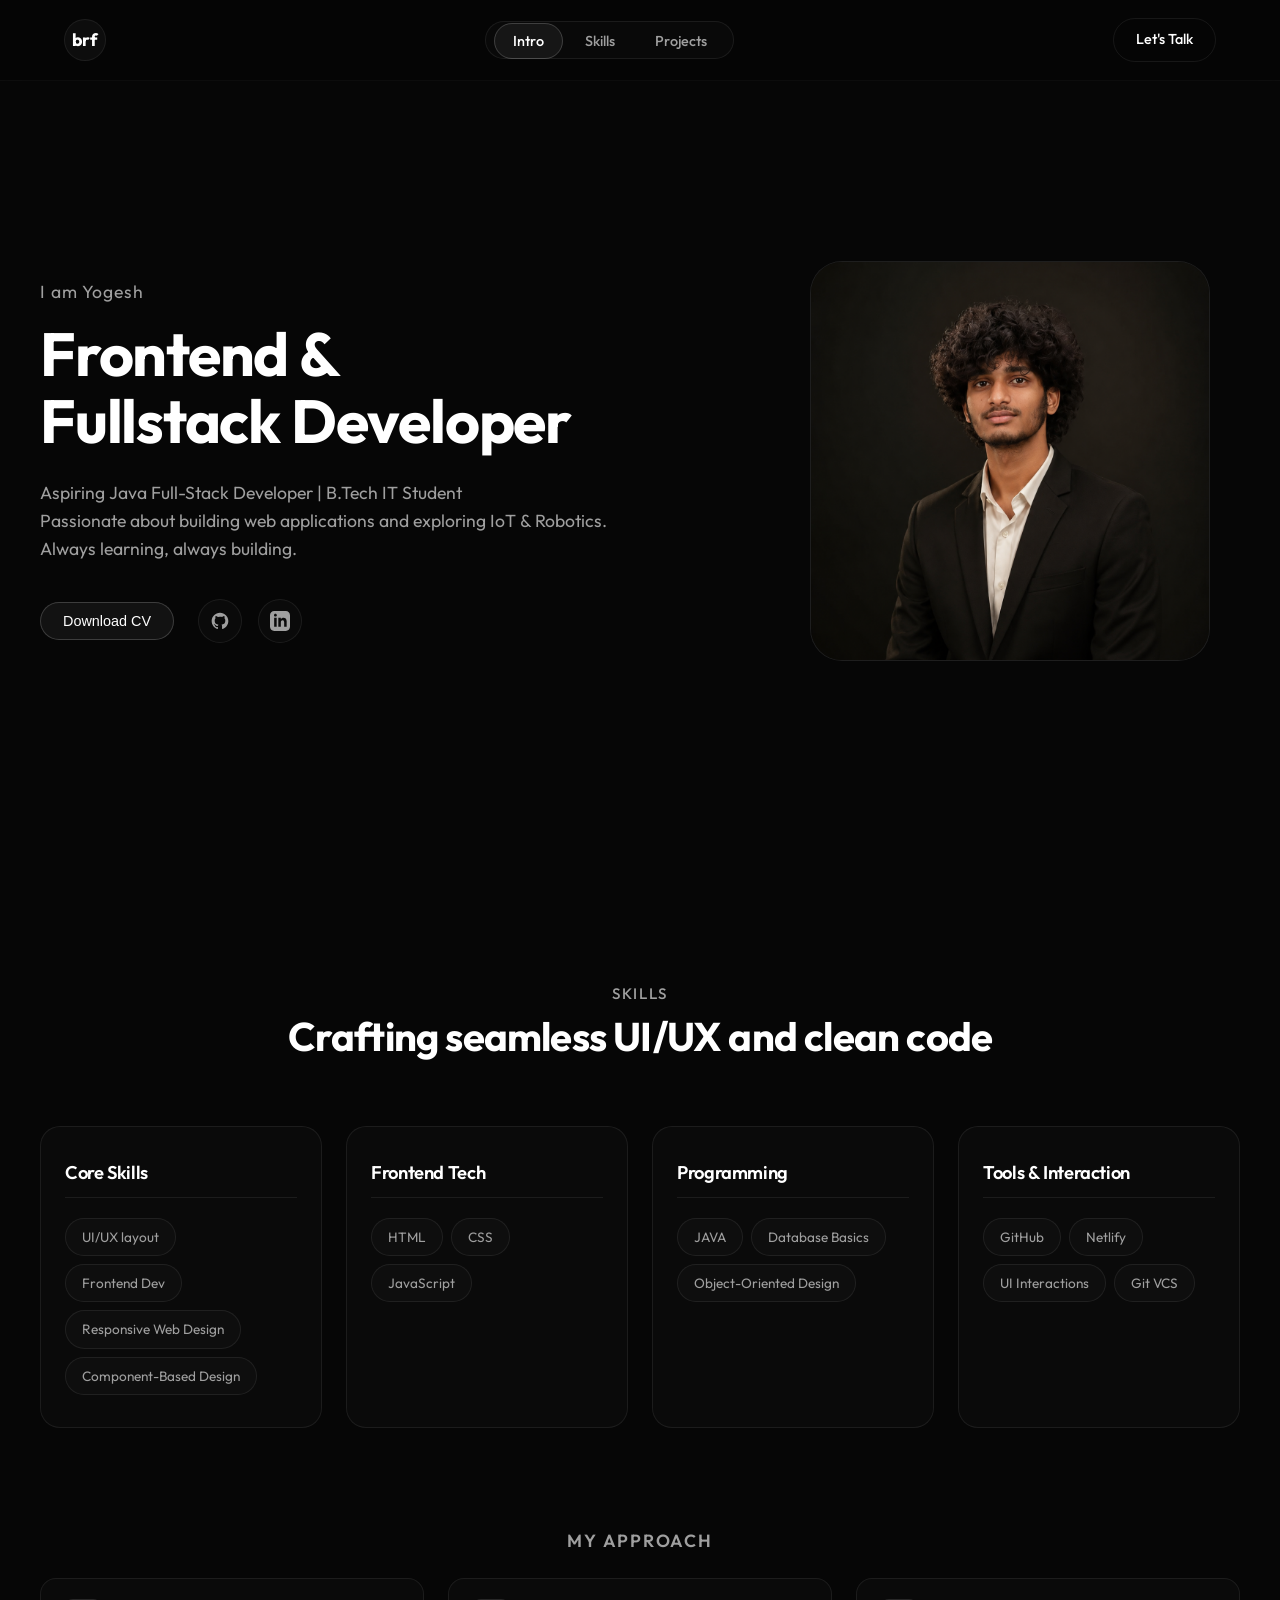
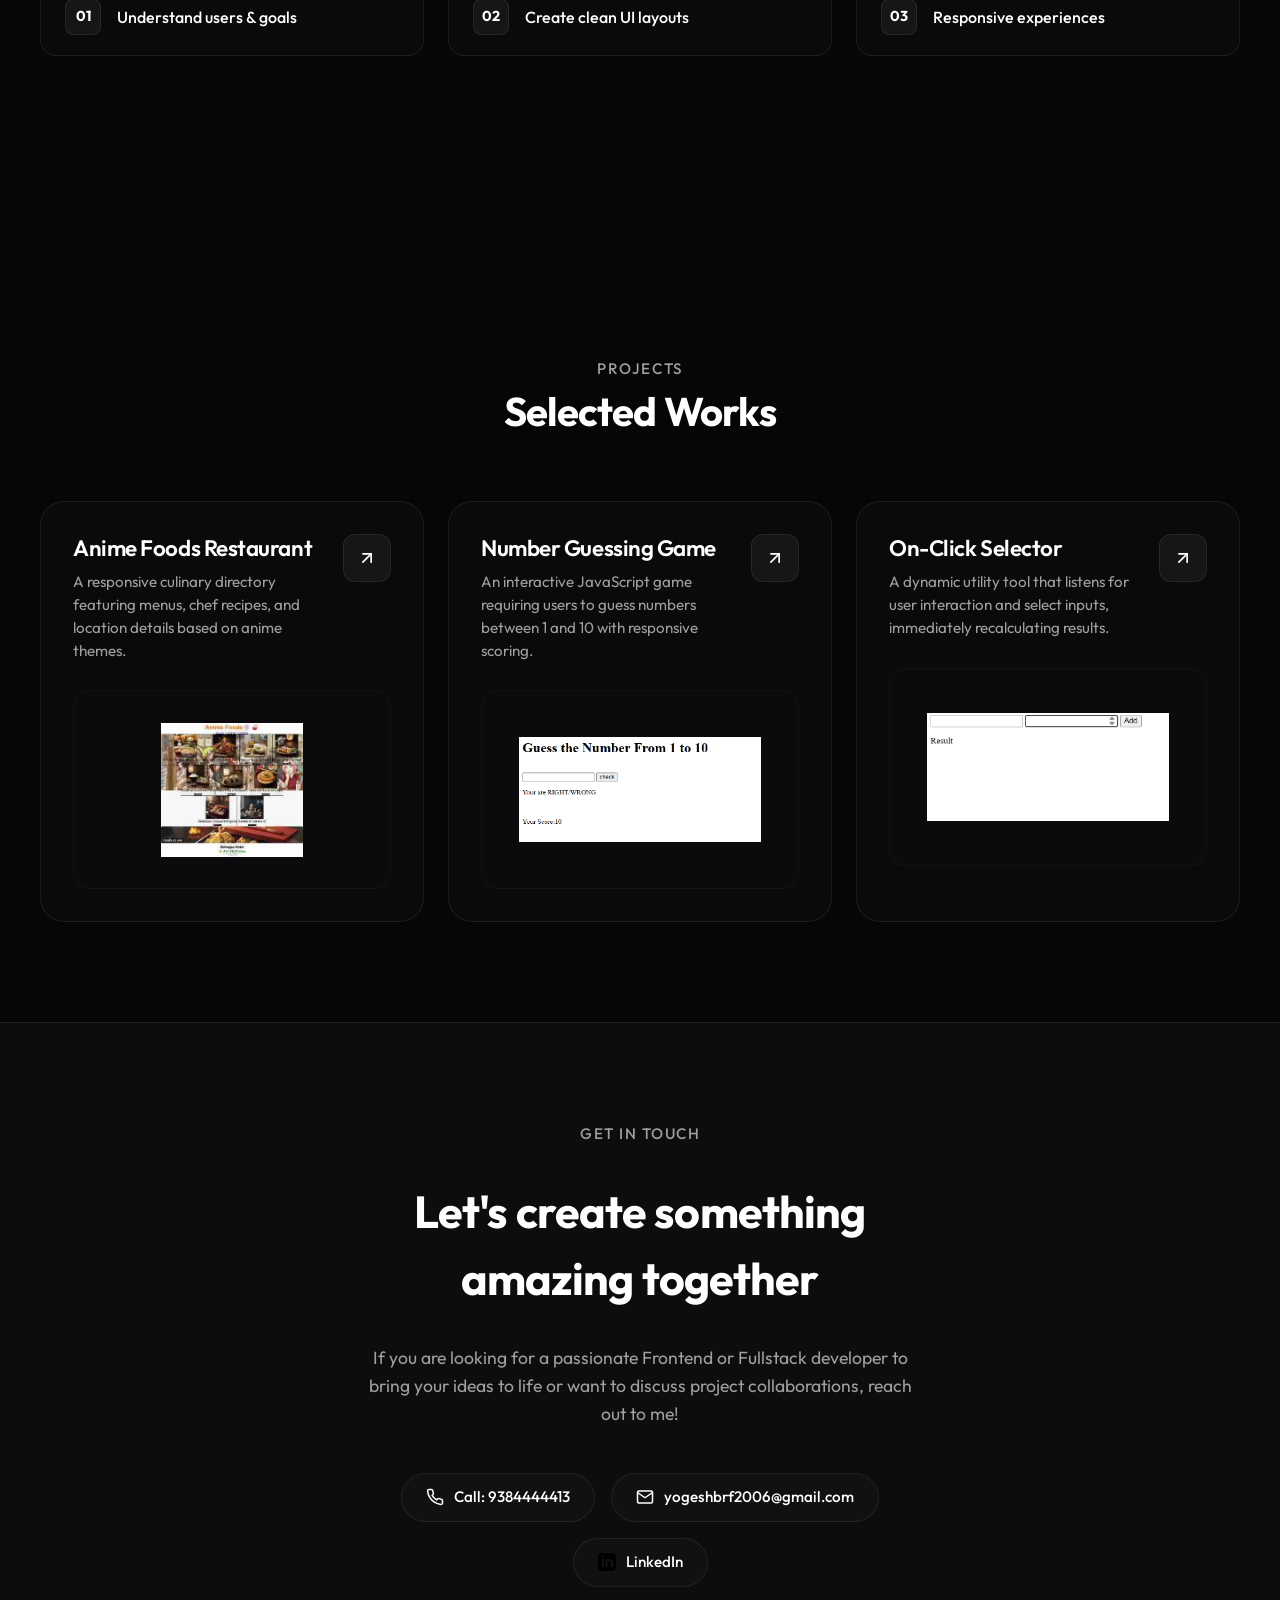
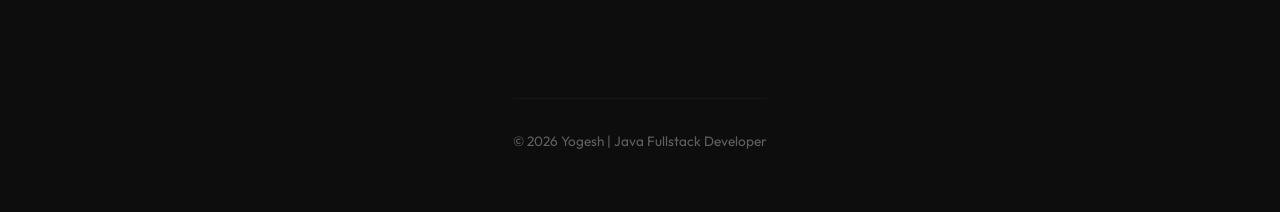
<file: index.html>
<!DOCTYPE html>
<html lang="en">
<head>
    <meta charset="UTF-8">
    <meta name="viewport" content="width=device-width, initial-scale=1.0">
    <meta name="description" content="Portfolio and resume of Yogesh, a B.Tech student and passionate Frontend & Fullstack Web Developer. Blending thoughtful UI design with clean, responsive code.">
    <meta name="keywords" content="Yogesh, Portfolio, Resume, B.Tech, Frontend Developer, Fullstack Web Developer, Mahendra College of Engineering, Web Design">
    <title>YogeshBRF Portfolio</title>
    <link rel="stylesheet" href="style.css">
</head>
<body>



    <!-- Header Navigation -->
    <header>
        <div class="container nav-container">
            <a href="#" class="logo-circle" id="nav-logo-btn">BRF</a>
            <nav class="nav-capsule">
                <ul class="nav-links">
                    <li><a href="#hero" class="active" id="nav-home">Intro</a></li>
                    <li><a href="#skills" id="nav-skills">Skills</a></li>
                    <li><a href="#projects" id="nav-projects">Projects</a></li>
                    
                </ul>
            </nav>
            <a href="#contact" class="btn-pill" id="nav-contact-btn">Let's Talk</a>
        </div>
    </header>

    <main>
        <!-- Hero Section -->
        <section id="hero" class="container section-padding">
            <div class="hero">
                <div class="hero-content">
                    <span class="hero-subtitle reveal">I am Yogesh</span>
                    <h1 class="hero-title reveal delay-100">Frontend &amp;<br>Fullstack Developer</h1>
                    <p class="hero-desc reveal delay-200">
Aspiring Java Full-Stack Developer | B.Tech IT Student<br>
Passionate about building web applications and exploring IoT & Robotics. Always learning, always building.                    </p>
                    <div class="hero-actions reveal delay-300">
                        <button class="btn-pill filled" id="btn-download-cv">Download CV</button>
                        <div class="hero-socials">
                            <a href="https://github.com/yogeshbrf" class="social-icon" target="_blank" rel="noopener noreferrer" aria-label="GitHub Profile" id="hero-social-github">
                                <svg viewBox="0 0 24 24"><path d="M12 2C6.477 2 2 6.477 2 12c0 4.42 2.865 8.166 6.839 9.489.5.092.682-.217.682-.482 0-.237-.008-.866-.013-1.7-2.782.603-3.369-1.34-3.369-1.34-.454-1.156-1.11-1.464-1.11-1.464-.908-.62.069-.608.069-.608 1.003.07 1.531 1.03 1.531 1.03.892 1.529 2.341 1.087 2.91.831.092-.646.35-1.086.636-1.336-2.22-.253-4.555-1.11-4.555-4.943 0-1.091.39-1.984 1.029-2.683-.103-.253-.446-1.27.098-2.647 0 0 .84-.269 2.75 1.025A9.564 9.564 0 0112 6.844c.85.004 1.705.115 2.504.337 1.909-1.294 2.747-1.025 2.747-1.025.546 1.377.203 2.394.1 2.647.64.699 1.028 1.592 1.028 2.683 0 3.842-2.339 4.687-4.566 4.935.359.309.678.919.678 1.852 0 1.336-.012 2.415-.012 2.743 0 .267.18.577.688.479C19.138 20.161 22 16.418 22 12c0-5.523-4.477-10-10-10z"/></svg>
                            </a>
                            <a href="https://www.linkedin.com/in/yogesh-s-8559a32a4?utm_source=share&utm_campaign=share_via&utm_content=profile&utm_medium=android_app" class="social-icon" target="_blank" rel="noopener noreferrer" aria-label="LinkedIn Profile" id="hero-social-linkedin">
                                <svg viewBox="0 0 24 24"><path d="M19 0h-14c-2.761 0-5 2.239-5 5v14c0 2.761 2.239 5 5 5h14c2.762 0 5-2.239 5-5v-14c0-2.761-2.238-5-5-5zm-11 19h-3v-11h3v11zm-1.5-12.268c-.966 0-1.75-.779-1.75-1.75s.784-1.75 1.75-1.75 1.75.779 1.75 1.75-.784 1.75-1.75 1.75zm13.5 12.268h-3v-5.604c0-3.368-4-3.113-4 0v5.604h-3v-11h3v1.765c1.396-2.586 7-2.777 7 2.476v6.759z"/></svg>
                            </a>
                           
                        </div>
                    </div>
                </div>
                <div class="hero-image-wrapper reveal delay-200">
                    <div class="hero-image-container">
                        <!-- Use Profile photo.png with fallback to Profile photo 1.jpg if necessary -->
                        <img src="Profile photo.png" alt="Yogesh Portrait" onerror="this.onerror=null; this.src='Profile photo 1.jpg';">
                    </div>
                </div>
            </div>




        </section>

      

        <!-- Skills Section -->
        <section id="skills" class="container section-padding">
            <div class="section-header reveal">
                <span class="section-subtitle">Skills</span>
                <h2 class="section-title">Crafting seamless UI/UX and clean code</h2>
            </div>
            <div class="grid-4col">
                <!-- Group 1 -->
                <div class="card reveal" id="skills-core">
                    <div>
                        <h3 class="skill-group-title">Core Skills</h3>
                        <div class="skills-wrapper">
                            <span class="skill-pill">UI/UX layout</span>
                            <span class="skill-pill">Frontend Dev</span>
                            <span class="skill-pill">Responsive Web Design</span>
                            <span class="skill-pill">Component-Based Design</span>
                        </div>
                    </div>
                </div>
                <!-- Group 2 -->
                <div class="card reveal delay-100" id="skills-frontend">
                    <div>
                        <h3 class="skill-group-title">Frontend Tech</h3>
                        <div class="skills-wrapper">
                            <span class="skill-pill">HTML</span>
                            <span class="skill-pill">CSS</span>
                            <span class="skill-pill">JavaScript</span>
                        </div>
                    </div>
                </div>
                <!-- Group 3 -->
                <div class="card reveal delay-200" id="skills-programming">
                    <div>
                        <h3 class="skill-group-title">Programming</h3>
                        <div class="skills-wrapper">
                            <span class="skill-pill">JAVA</span>
                            <span class="skill-pill">Database Basics</span>
                            <span class="skill-pill">Object-Oriented Design</span>
                        </div>
                    </div>
                </div>
                <!-- Group 4 -->
                <div class="card reveal delay-300" id="skills-tools">
                    <div>
                        <h3 class="skill-group-title">Tools &amp; Interaction</h3>
                        <div class="skills-wrapper">
                            <span class="skill-pill">GitHub</span>
                            <span class="skill-pill">Netlify</span>
                            <span class="skill-pill">UI Interactions</span>
                            <span class="skill-pill">Git VCS</span>
                        </div>
                    </div>
                </div>
            </div>
                 <div id="about" class="container section-padding">
           

            <h3 class="approach-title reveal">My Approach</h3>
            <div class="grid-3col">
                <div class="approach-card reveal" id="approach-step-1">
                    <div class="approach-num">01</div>
                    <div class="approach-text">Understand users &amp; goals</div>
                </div>
                <div class="approach-card reveal delay-100" id="approach-step-2">
                    <div class="approach-num">02</div>
                    <div class="approach-text">Create clean UI layouts</div>
                </div>
                <div class="approach-card reveal delay-200" id="approach-step-3">
                    <div class="approach-num">03</div>
                    <div class="approach-text">Responsive experiences</div>
                </div>
            </div>
            </div>
        </section>

          <!-- Projects Section -->
        <section id="projects" class="container section-padding">
            <div class="section-header reveal">
                <span class="section-subtitle">Projects</span>
                <h2 class="section-title">Selected Works</h2>
            </div>
            <div class="grid-3col">
                <!-- Project 1: Restaurant -->
                <div class="project-card reveal" id="project-restaurant-card">
                    <div class="project-card-header">
                        <div class="project-card-meta">
                            <h3 class="project-title">Anime Foods Restaurant</h3>
                            <p class="project-desc">A responsive culinary directory featuring menus, chef recipes, and location details based on anime themes.</p>
                        </div>
                        <a href="projects/Restaurant/index.html" class="project-link-btn" aria-label="View Restaurant Project" target="_blank" rel="noopener noreferrer" id="project-restaurant-btn">
                            <svg viewBox="0 0 24 24" fill="none" stroke="currentColor" stroke-width="2" stroke-linecap="round" stroke-linejoin="round"><line x1="7" y1="17" x2="17" y2="7"></line><polyline points="7 7 17 7 17 17"></polyline></svg>
                        </a>
                    </div>
                    <div class="project-img-wrapper">
                        <img src="projects/project_restaurant.jpg" alt="Anime Foods Restaurant">
                    </div>
                </div>
                <!-- Project 2: Guessing Game (Blue Button) -->
                <div class="project-card reveal delay-100" id="project-numguess-card">
                    <div class="project-card-header">
                        <div class="project-card-meta">
                            <h3 class="project-title">Number Guessing Game</h3>
                            <p class="project-desc">An interactive JavaScript game requiring users to guess numbers between 1 and 10 with responsive scoring.</p>
                        </div>
                        <a href="projects/numguess.html" class="project-link-btn green" aria-label="View Number Guessing Game" target="_blank" rel="noopener noreferrer" id="project-numguess-btn">
                            <svg viewBox="0 0 24 24" fill="none" stroke="currentColor" stroke-width="2" stroke-linecap="round" stroke-linejoin="round"><line x1="7" y1="17" x2="17" y2="7"></line><polyline points="7 7 17 7 17 17"></polyline></svg>
                        </a>
                    </div>
                    <div class="project-img-wrapper">
                        <img src="projects/project_numguess.png" alt="Number Guessing Game">
                    </div>
                </div>
                <!-- Project 3: Selector & Adder -->
                <div class="project-card reveal delay-200" id="project-onclick-card">
                    <div class="project-card-header">
                        <div class="project-card-meta">
                            <h3 class="project-title">On-Click Selector</h3>
                            <p class="project-desc">A dynamic utility tool that listens for user interaction and select inputs, immediately recalculating results.</p>
                        </div>
                        <a href="projects/onclick.html" class="project-link-btn" aria-label="View Selector Tool" target="_blank" rel="noopener noreferrer" id="project-onclick-btn">
                            <svg viewBox="0 0 24 24" fill="none" stroke="currentColor" stroke-width="2" stroke-linecap="round" stroke-linejoin="round"><line x1="7" y1="17" x2="17" y2="7"></line><polyline points="7 7 17 7 17 17"></polyline></svg>
                        </a>
                    </div>
                    <div class="project-img-wrapper">
                        <img src="projects/project_onclick.png" alt="On-Click Selector">
                    </div>
                </div>
            </div>
        </section>


    </main>

    <!-- Footer & Contact Section -->
    <footer id="contact" class="contact-section">
        <div class="container contact-content">
            <span class="section-subtitle reveal">Get In Touch</span>
            <h2 class="contact-heading reveal delay-100">Let's create something<br>amazing together</h2>
            <p class="contact-desc reveal delay-200">
                If you are looking for a passionate Frontend or Fullstack developer to bring your ideas to life or want to discuss project collaborations, reach out to me!
            </p>
            
            <div class="contact-channels reveal delay-300">
                <a href="tel:9384444413" class="contact-link-pill" id="contact-phone">
                    <svg viewBox="0 0 24 24" fill="none" stroke="currentColor" stroke-width="2" stroke-linecap="round" stroke-linejoin="round"><path d="M22 16.92v3a2 2 0 0 1-2.18 2 19.79 19.79 0 0 1-8.63-3.07 19.5 19.5 0 0 1-6-6 19.79 19.79 0 0 1-3.07-8.67A2 2 0 0 1 4.11 2h3a2 2 0 0 1 2 1.72 12.84 12.84 0 0 0 .7 2.81 2 2 0 0 1-.45 2.11L8.09 9.91a16 16 0 0 0 6 6l1.27-1.27a2 2 0 0 1 2.11-.45 12.84 12.84 0 0 0 2.81.7A2 2 0 0 1 22 16.92z"></path></svg>
                    Call: 9384444413
                </a>
                <a href="mailto:yogeshbrf2006@gmail.com" class="contact-link-pill" id="contact-email">
                    <svg viewBox="0 0 24 24" fill="none" stroke="currentColor" stroke-width="2" stroke-linecap="round" stroke-linejoin="round"><path d="M4 4h16c1.1 0 2 .9 2 2v12c0 1.1-.9 2-2 2H4c-1.1 0-2-.9-2-2V6c0-1.1.9-2 2-2z"></path><polyline points="22,6 12,13 2,6"></polyline></svg>
                    yogeshbrf2006@gmail.com
                </a>
                <a href="https://www.linkedin.com/in/yogesh-s-8559a32a4?utm_source=share&utm_campaign=share_via&utm_content=profile&utm_medium=android_app" class="contact-link-pill" target="_blank" rel="noopener noreferrer" id="contact-linkedin">
                    <svg viewBox="0 0 24 24"><path d="M19 0h-14c-2.761 0-5 2.239-5 5v14c0 2.761 2.239 5 5 5h14c2.762 0 5-2.239 5-5v-14c0-2.761-2.238-5-5-5zm-11 19h-3v-11h3v11zm-1.5-12.268c-.966 0-1.75-.779-1.75-1.75s.784-1.75 1.75-1.75 1.75.779 1.75 1.75-.784 1.75-1.75 1.75zm13.5 12.268h-3v-5.604c0-3.368-4-3.113-4 0v5.604h-3v-11h3v1.765c1.396-2.586 7-2.777 7 2.476v6.759z"/></svg>
                    LinkedIn
                </a>
            </div>

            <div class="footer-bottom">
                <p> &copy; 2026 Yogesh | Java Fullstack Developer
                </p>
                <div class="footer-bottom-links">
            </div>
            </div>
        </div>
    </footer>

    <script src="script.js"></script>
</body>
</html>
</file>
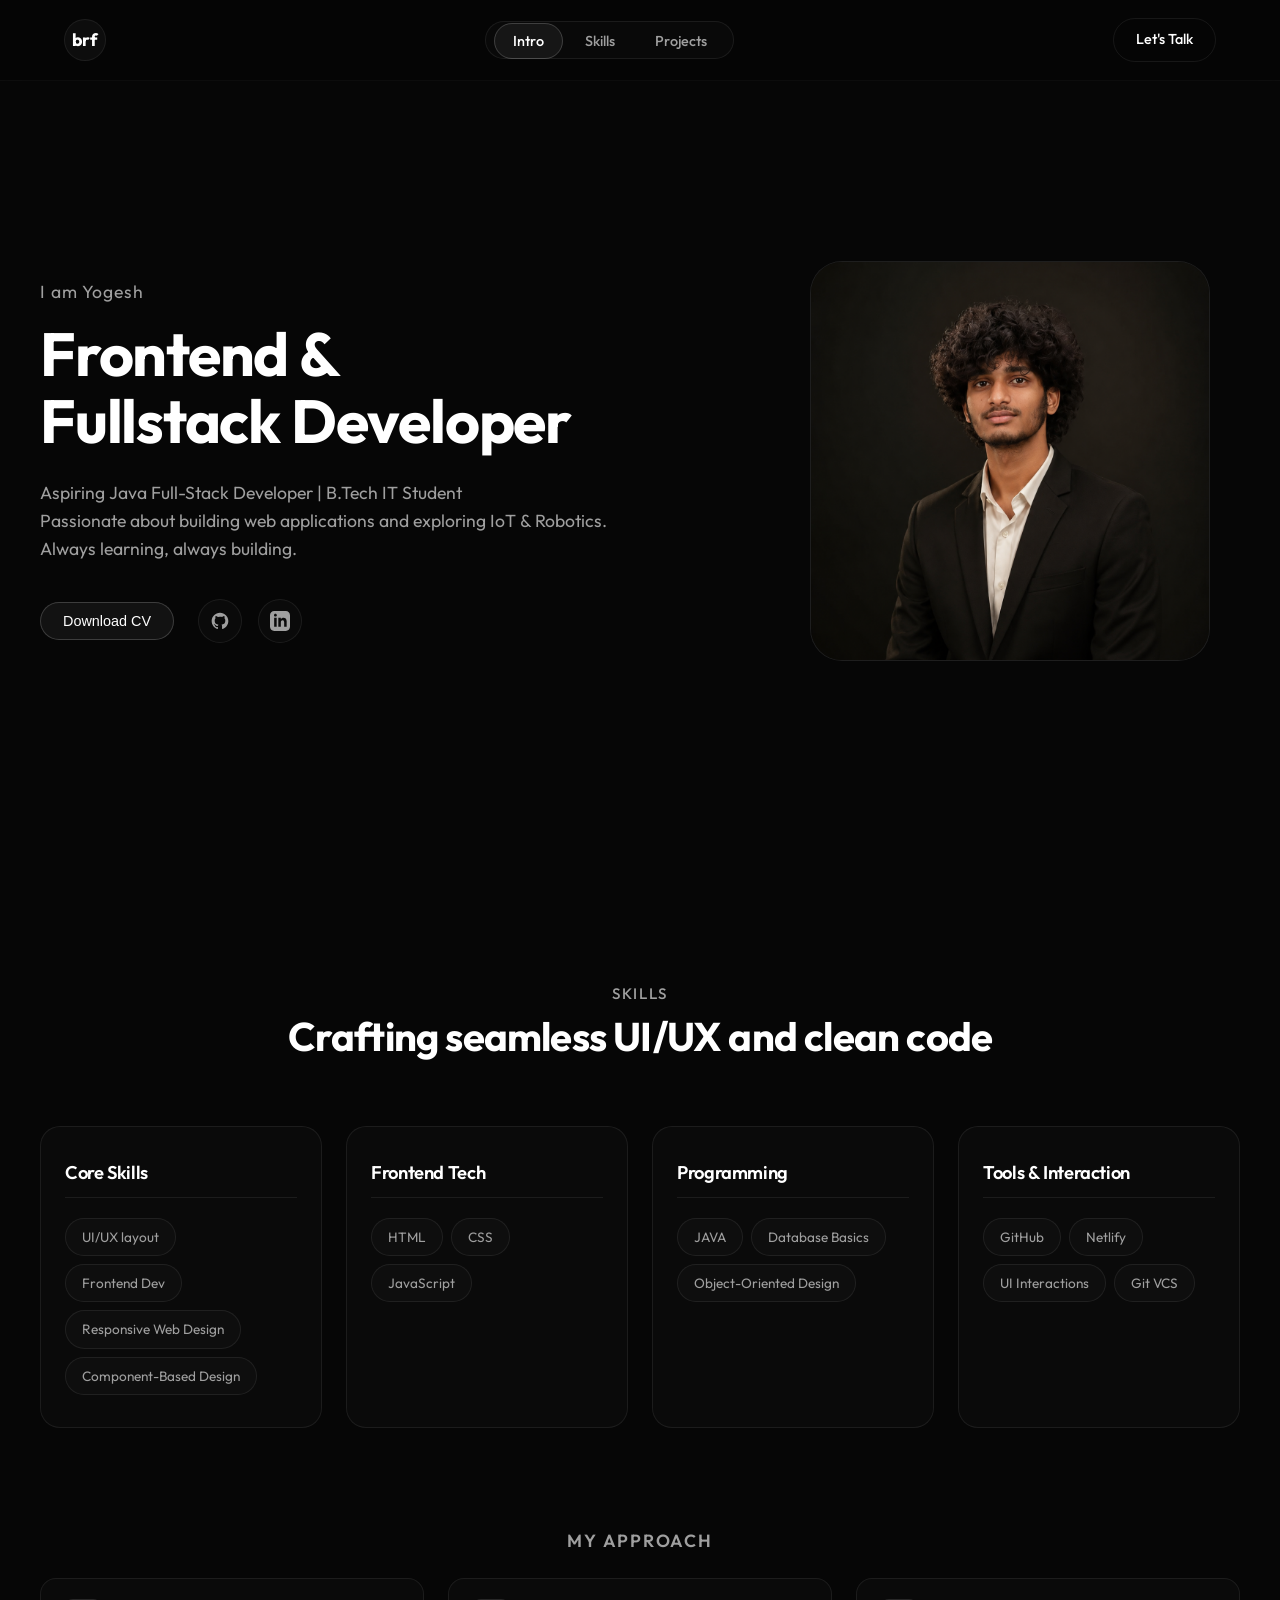
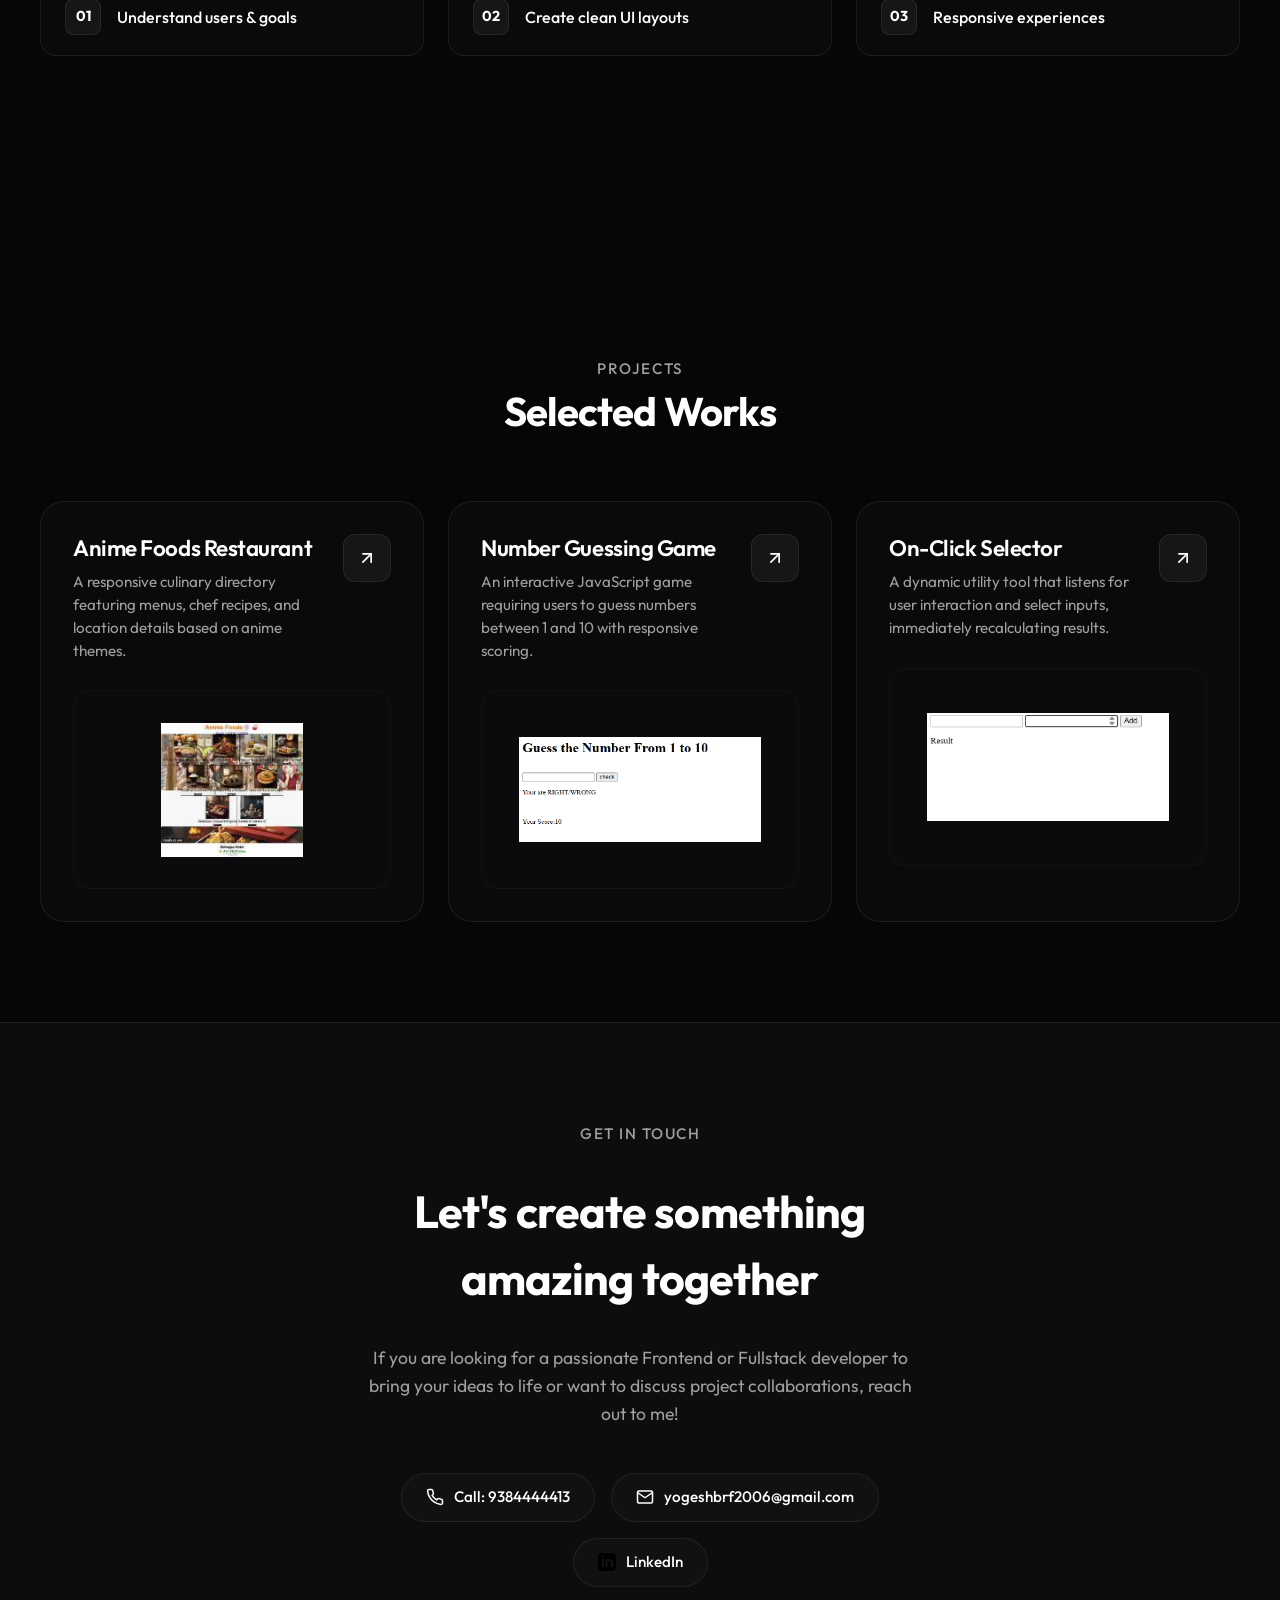
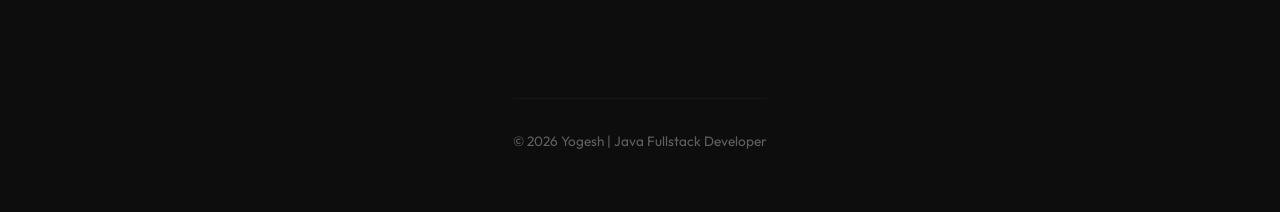
<file: resume.html>
<!DOCTYPE html>
<html lang="en">
<head>
    <meta charset="UTF-8">
    <meta name="viewport" content="width=device-width, initial-scale=1.0">
    <meta name="description" content="Portfolio and resume of Yogesh, a B.Tech student and passionate Frontend & Fullstack Web Developer. Blending thoughtful UI design with clean, responsive code.">
    <meta name="keywords" content="Yogesh, Portfolio, Resume, B.Tech, Frontend Developer, Fullstack Web Developer, Mahendra College of Engineering, Web Design">
    <title>YogeshBRF Portfolio</title>
    <link rel="stylesheet" href="style.css">
</head>
<body>



    <!-- Header Navigation -->
    <header>
        <div class="container nav-container">
            <a href="#" class="logo-circle" id="nav-logo-btn">BRF</a>
            <nav class="nav-capsule">
                <ul class="nav-links">
                    <li><a href="#hero" class="active" id="nav-home">Intro</a></li>
                    <li><a href="#skills" id="nav-skills">Skills</a></li>
                    <li><a href="#projects" id="nav-projects">Projects</a></li>
                    
                </ul>
            </nav>
            <a href="#contact" class="btn-pill" id="nav-contact-btn">Let's Talk</a>
        </div>
    </header>

    <main>
        <!-- Hero Section -->
        <section id="hero" class="container section-padding">
            <div class="hero">
                <div class="hero-content">
                    <span class="hero-subtitle reveal">I am Yogesh</span>
                    <h1 class="hero-title reveal delay-100">Frontend &amp;<br>Fullstack Developer</h1>
                    <p class="hero-desc reveal delay-200">
Aspiring Java Full-Stack Developer | B.Tech IT Student<br>
Passionate about building web applications and exploring IoT & Robotics. Always learning, always building.                    </p>
                    <div class="hero-actions reveal delay-300">
                        <button class="btn-pill filled" id="btn-download-cv">Download CV</button>
                        <div class="hero-socials">
                            <a href="https://github.com/yogeshbrf" class="social-icon" target="_blank" rel="noopener noreferrer" aria-label="GitHub Profile" id="hero-social-github">
                                <svg viewBox="0 0 24 24"><path d="M12 2C6.477 2 2 6.477 2 12c0 4.42 2.865 8.166 6.839 9.489.5.092.682-.217.682-.482 0-.237-.008-.866-.013-1.7-2.782.603-3.369-1.34-3.369-1.34-.454-1.156-1.11-1.464-1.11-1.464-.908-.62.069-.608.069-.608 1.003.07 1.531 1.03 1.531 1.03.892 1.529 2.341 1.087 2.91.831.092-.646.35-1.086.636-1.336-2.22-.253-4.555-1.11-4.555-4.943 0-1.091.39-1.984 1.029-2.683-.103-.253-.446-1.27.098-2.647 0 0 .84-.269 2.75 1.025A9.564 9.564 0 0112 6.844c.85.004 1.705.115 2.504.337 1.909-1.294 2.747-1.025 2.747-1.025.546 1.377.203 2.394.1 2.647.64.699 1.028 1.592 1.028 2.683 0 3.842-2.339 4.687-4.566 4.935.359.309.678.919.678 1.852 0 1.336-.012 2.415-.012 2.743 0 .267.18.577.688.479C19.138 20.161 22 16.418 22 12c0-5.523-4.477-10-10-10z"/></svg>
                            </a>
                            <a href="https://www.linkedin.com/in/yogesh-s-8559a32a4?utm_source=share&utm_campaign=share_via&utm_content=profile&utm_medium=android_app" class="social-icon" target="_blank" rel="noopener noreferrer" aria-label="LinkedIn Profile" id="hero-social-linkedin">
                                <svg viewBox="0 0 24 24"><path d="M19 0h-14c-2.761 0-5 2.239-5 5v14c0 2.761 2.239 5 5 5h14c2.762 0 5-2.239 5-5v-14c0-2.761-2.238-5-5-5zm-11 19h-3v-11h3v11zm-1.5-12.268c-.966 0-1.75-.779-1.75-1.75s.784-1.75 1.75-1.75 1.75.779 1.75 1.75-.784 1.75-1.75 1.75zm13.5 12.268h-3v-5.604c0-3.368-4-3.113-4 0v5.604h-3v-11h3v1.765c1.396-2.586 7-2.777 7 2.476v6.759z"/></svg>
                            </a>
                           
                        </div>
                    </div>
                </div>
                <div class="hero-image-wrapper reveal delay-200">
                    <div class="hero-image-container">
                        <!-- Use Profile photo.png with fallback to Profile photo 1.jpg if necessary -->
                        <img src="Profile photo.png" alt="Yogesh Portrait" onerror="this.onerror=null; this.src='Profile photo 1.jpg';">
                    </div>
                </div>
            </div>




        </section>

      

        <!-- Skills Section -->
        <section id="skills" class="container section-padding">
            <div class="section-header reveal">
                <span class="section-subtitle">Skills</span>
                <h2 class="section-title">Crafting seamless UI/UX and clean code</h2>
            </div>
            <div class="grid-4col">
                <!-- Group 1 -->
                <div class="card reveal" id="skills-core">
                    <div>
                        <h3 class="skill-group-title">Core Skills</h3>
                        <div class="skills-wrapper">
                            <span class="skill-pill">UI/UX layout</span>
                            <span class="skill-pill">Frontend Dev</span>
                            <span class="skill-pill">Responsive Web Design</span>
                            <span class="skill-pill">Component-Based Design</span>
                        </div>
                    </div>
                </div>
                <!-- Group 2 -->
                <div class="card reveal delay-100" id="skills-frontend">
                    <div>
                        <h3 class="skill-group-title">Frontend Tech</h3>
                        <div class="skills-wrapper">
                            <span class="skill-pill">HTML</span>
                            <span class="skill-pill">CSS</span>
                            <span class="skill-pill">JavaScript</span>
                        </div>
                    </div>
                </div>
                <!-- Group 3 -->
                <div class="card reveal delay-200" id="skills-programming">
                    <div>
                        <h3 class="skill-group-title">Programming</h3>
                        <div class="skills-wrapper">
                            <span class="skill-pill">JAVA</span>
                            <span class="skill-pill">Database Basics</span>
                            <span class="skill-pill">Object-Oriented Design</span>
                        </div>
                    </div>
                </div>
                <!-- Group 4 -->
                <div class="card reveal delay-300" id="skills-tools">
                    <div>
                        <h3 class="skill-group-title">Tools &amp; Interaction</h3>
                        <div class="skills-wrapper">
                            <span class="skill-pill">GitHub</span>
                            <span class="skill-pill">Netlify</span>
                            <span class="skill-pill">UI Interactions</span>
                            <span class="skill-pill">Git VCS</span>
                        </div>
                    </div>
                </div>
            </div>
                 <div id="about" class="container section-padding">
           

            <h3 class="approach-title reveal">My Approach</h3>
            <div class="grid-3col">
                <div class="approach-card reveal" id="approach-step-1">
                    <div class="approach-num">01</div>
                    <div class="approach-text">Understand users &amp; goals</div>
                </div>
                <div class="approach-card reveal delay-100" id="approach-step-2">
                    <div class="approach-num">02</div>
                    <div class="approach-text">Create clean UI layouts</div>
                </div>
                <div class="approach-card reveal delay-200" id="approach-step-3">
                    <div class="approach-num">03</div>
                    <div class="approach-text">Responsive experiences</div>
                </div>
            </div>
            </div>
        </section>

          <!-- Projects Section -->
        <section id="projects" class="container section-padding">
            <div class="section-header reveal">
                <span class="section-subtitle">Projects</span>
                <h2 class="section-title">Selected Works</h2>
            </div>
            <div class="grid-3col">
                <!-- Project 1: Restaurant -->
                <div class="project-card reveal" id="project-restaurant-card">
                    <div class="project-card-header">
                        <div class="project-card-meta">
                            <h3 class="project-title">Anime Foods Restaurant</h3>
                            <p class="project-desc">A responsive culinary directory featuring menus, chef recipes, and location details based on anime themes.</p>
                        </div>
                        <a href="projects/Restaurant/index.html" class="project-link-btn" aria-label="View Restaurant Project" target="_blank" rel="noopener noreferrer" id="project-restaurant-btn">
                            <svg viewBox="0 0 24 24" fill="none" stroke="currentColor" stroke-width="2" stroke-linecap="round" stroke-linejoin="round"><line x1="7" y1="17" x2="17" y2="7"></line><polyline points="7 7 17 7 17 17"></polyline></svg>
                        </a>
                    </div>
                    <div class="project-img-wrapper">
                        <img src="projects/project_restaurant.jpg" alt="Anime Foods Restaurant">
                    </div>
                </div>
                <!-- Project 2: Guessing Game (Blue Button) -->
                <div class="project-card reveal delay-100" id="project-numguess-card">
                    <div class="project-card-header">
                        <div class="project-card-meta">
                            <h3 class="project-title">Number Guessing Game</h3>
                            <p class="project-desc">An interactive JavaScript game requiring users to guess numbers between 1 and 10 with responsive scoring.</p>
                        </div>
                        <a href="projects/numguess.html" class="project-link-btn green" aria-label="View Number Guessing Game" target="_blank" rel="noopener noreferrer" id="project-numguess-btn">
                            <svg viewBox="0 0 24 24" fill="none" stroke="currentColor" stroke-width="2" stroke-linecap="round" stroke-linejoin="round"><line x1="7" y1="17" x2="17" y2="7"></line><polyline points="7 7 17 7 17 17"></polyline></svg>
                        </a>
                    </div>
                    <div class="project-img-wrapper">
                        <img src="projects/project_numguess.png" alt="Number Guessing Game">
                    </div>
                </div>
                <!-- Project 3: Selector & Adder -->
                <div class="project-card reveal delay-200" id="project-onclick-card">
                    <div class="project-card-header">
                        <div class="project-card-meta">
                            <h3 class="project-title">On-Click Selector</h3>
                            <p class="project-desc">A dynamic utility tool that listens for user interaction and select inputs, immediately recalculating results.</p>
                        </div>
                        <a href="projects/onclick.html" class="project-link-btn" aria-label="View Selector Tool" target="_blank" rel="noopener noreferrer" id="project-onclick-btn">
                            <svg viewBox="0 0 24 24" fill="none" stroke="currentColor" stroke-width="2" stroke-linecap="round" stroke-linejoin="round"><line x1="7" y1="17" x2="17" y2="7"></line><polyline points="7 7 17 7 17 17"></polyline></svg>
                        </a>
                    </div>
                    <div class="project-img-wrapper">
                        <img src="projects/project_onclick.png" alt="On-Click Selector">
                    </div>
                </div>
            </div>
        </section>


    </main>

    <!-- Footer & Contact Section -->
    <footer id="contact" class="contact-section">
        <div class="container contact-content">
            <span class="section-subtitle reveal">Get In Touch</span>
            <h2 class="contact-heading reveal delay-100">Let's create something<br>amazing together</h2>
            <p class="contact-desc reveal delay-200">
                If you are looking for a passionate Frontend or Fullstack developer to bring your ideas to life or want to discuss project collaborations, reach out to me!
            </p>
            
            <div class="contact-channels reveal delay-300">
                <a href="tel:9384444413" class="contact-link-pill" id="contact-phone">
                    <svg viewBox="0 0 24 24" fill="none" stroke="currentColor" stroke-width="2" stroke-linecap="round" stroke-linejoin="round"><path d="M22 16.92v3a2 2 0 0 1-2.18 2 19.79 19.79 0 0 1-8.63-3.07 19.5 19.5 0 0 1-6-6 19.79 19.79 0 0 1-3.07-8.67A2 2 0 0 1 4.11 2h3a2 2 0 0 1 2 1.72 12.84 12.84 0 0 0 .7 2.81 2 2 0 0 1-.45 2.11L8.09 9.91a16 16 0 0 0 6 6l1.27-1.27a2 2 0 0 1 2.11-.45 12.84 12.84 0 0 0 2.81.7A2 2 0 0 1 22 16.92z"></path></svg>
                    Call: 9384444413
                </a>
                <a href="mailto:yogeshbrf2006@gmail.com" class="contact-link-pill" id="contact-email">
                    <svg viewBox="0 0 24 24" fill="none" stroke="currentColor" stroke-width="2" stroke-linecap="round" stroke-linejoin="round"><path d="M4 4h16c1.1 0 2 .9 2 2v12c0 1.1-.9 2-2 2H4c-1.1 0-2-.9-2-2V6c0-1.1.9-2 2-2z"></path><polyline points="22,6 12,13 2,6"></polyline></svg>
                    yogeshbrf2006@gmail.com
                </a>
                <a href="https://www.linkedin.com/in/yogesh-s-8559a32a4?utm_source=share&utm_campaign=share_via&utm_content=profile&utm_medium=android_app" class="contact-link-pill" target="_blank" rel="noopener noreferrer" id="contact-linkedin">
                    <svg viewBox="0 0 24 24"><path d="M19 0h-14c-2.761 0-5 2.239-5 5v14c0 2.761 2.239 5 5 5h14c2.762 0 5-2.239 5-5v-14c0-2.761-2.238-5-5-5zm-11 19h-3v-11h3v11zm-1.5-12.268c-.966 0-1.75-.779-1.75-1.75s.784-1.75 1.75-1.75 1.75.779 1.75 1.75-.784 1.75-1.75 1.75zm13.5 12.268h-3v-5.604c0-3.368-4-3.113-4 0v5.604h-3v-11h3v1.765c1.396-2.586 7-2.777 7 2.476v6.759z"/></svg>
                    LinkedIn
                </a>
            </div>

            <div class="footer-bottom">
                <p> &copy; 2026 Yogesh | Java Fullstack Developer
                </p>
                <div class="footer-bottom-links">
            </div>
            </div>
        </div>
    </footer>

    <script src="script.js"></script>
</body>
</html>
</file>
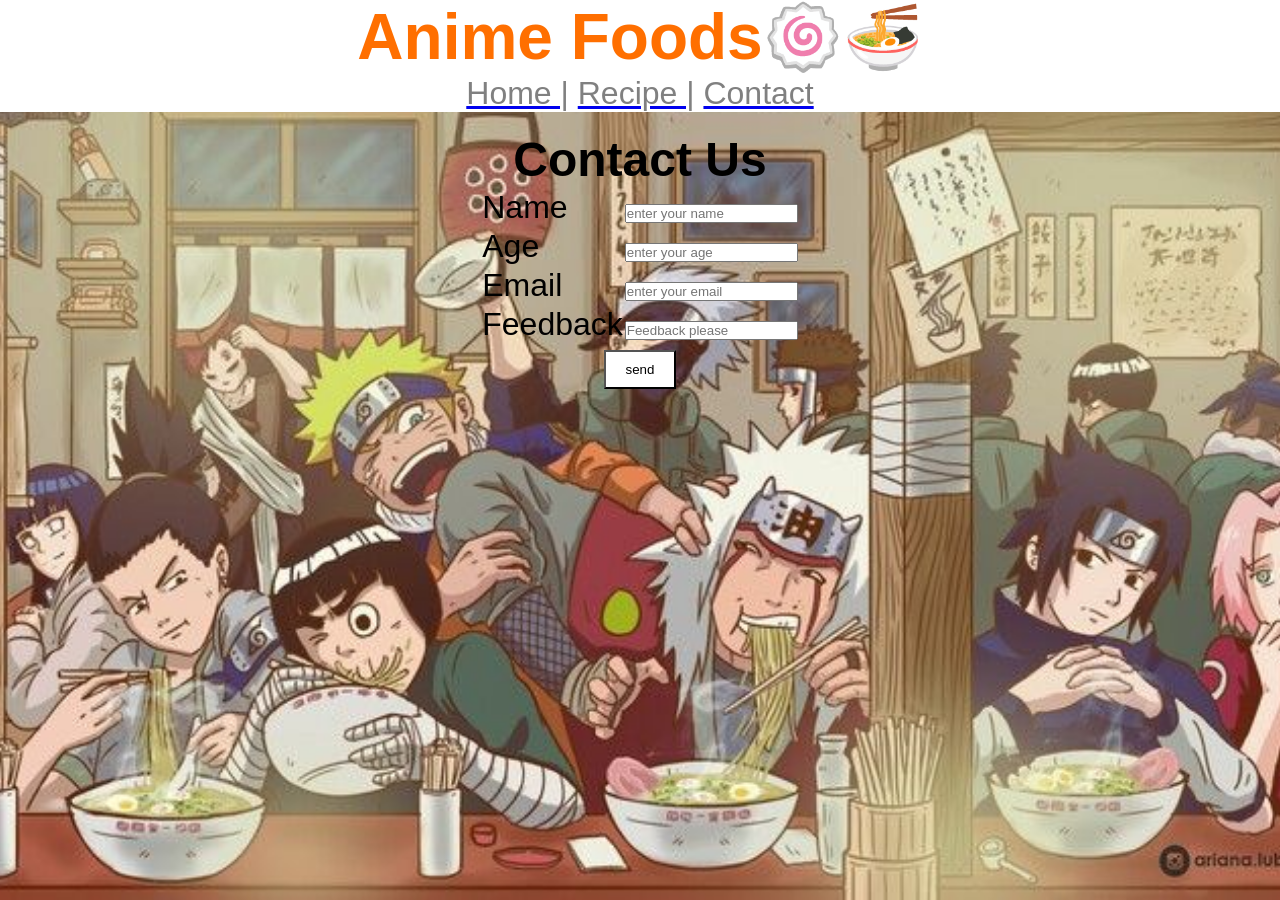
<file: projects/Restaurant/cont.html>
<!DOCTYPE html>
 <head>
        <title>Anime Foods🍥🍜</title>
        <link rel="stylesheet" href="style.css">
    </head>
    <body>
    <div class="home">
        <div class="title">
            <h1>Anime Foods🍥🍜</h1>
            <ul>
                <a href="index.html"><li>Home |</li></a>
               <a href="recipe.html"><li>Recipe |</li></a>
               <a href="cont.html"><li>Contact</li></a>
            </ul>
        </div>
          <center>
        <div class="contact_us">
            <h2>Contact Us</h2>
            <form>
                <table>
                    <tr>
                        <td>Name</td><td><input type="text" placeholder="enter your name"></td>
                    </tr>
                    <tr>
                        <td>Age</td><td><input type="number" placeholder="enter your age"></td>
                    </tr>
                    <tr>
                        <td>Email</td><td><input type="email" placeholder="enter your email"></td>
                    </tr>
                    <tr>
                        <td>Feedback</td><td><input type="text" placeholder="Feedback please"></td>
                    </tr>
                </table>
                <button type="submit" class="my-btn">send</button>
            </form>
        </div>
        </center>
</body>
</html>
</file>
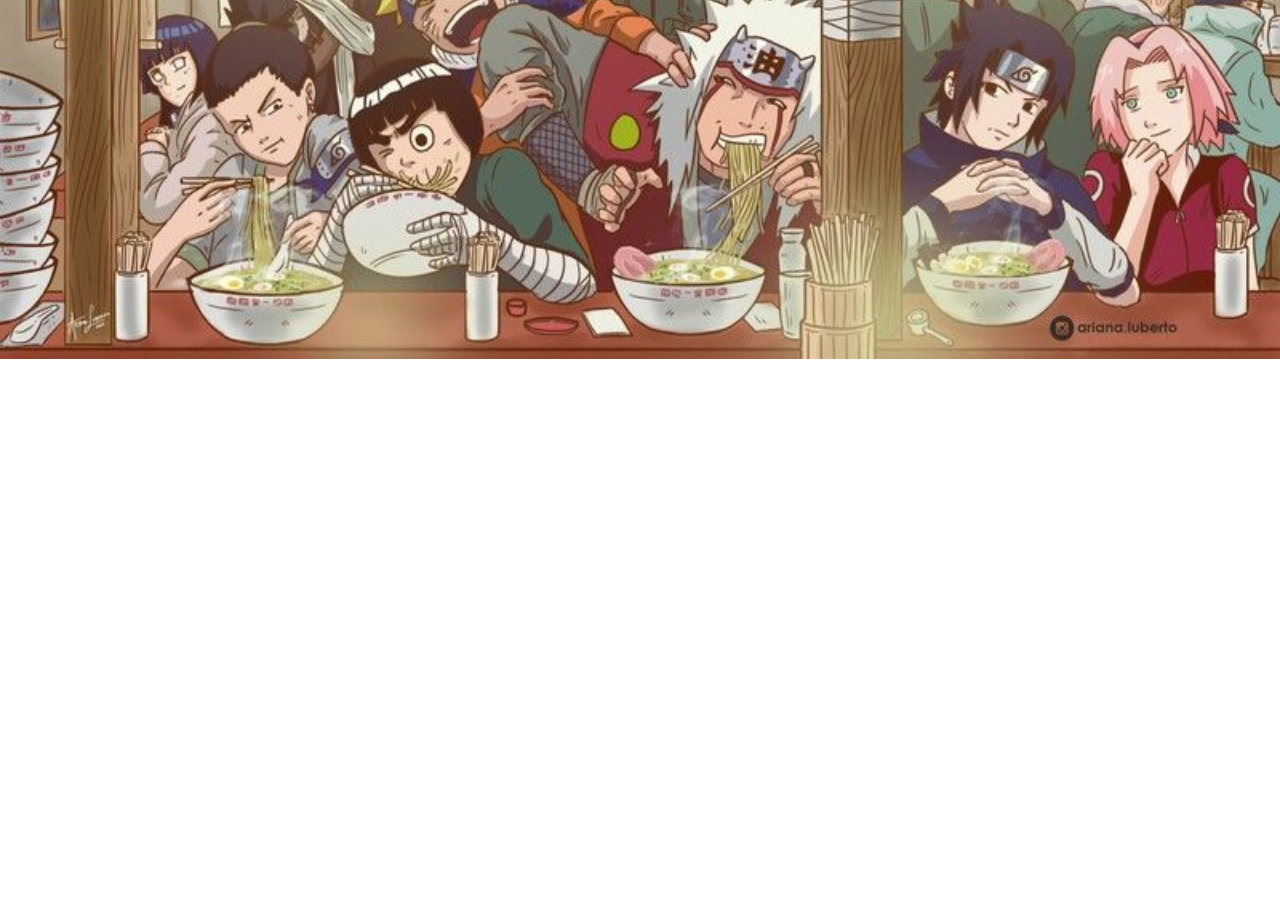
<file: projects/Restaurant/demmo.html>
<!DOCTYPE html>
<html>
<head>
    <style>
        body {
            background-image: url("../Restaurant/image/home-bg.jpg");
            background-size: cover;
            background-position: center;
            background-repeat: no-repeat;
        }
    </style>
</head>
<body>
</body>
</html>
</file>
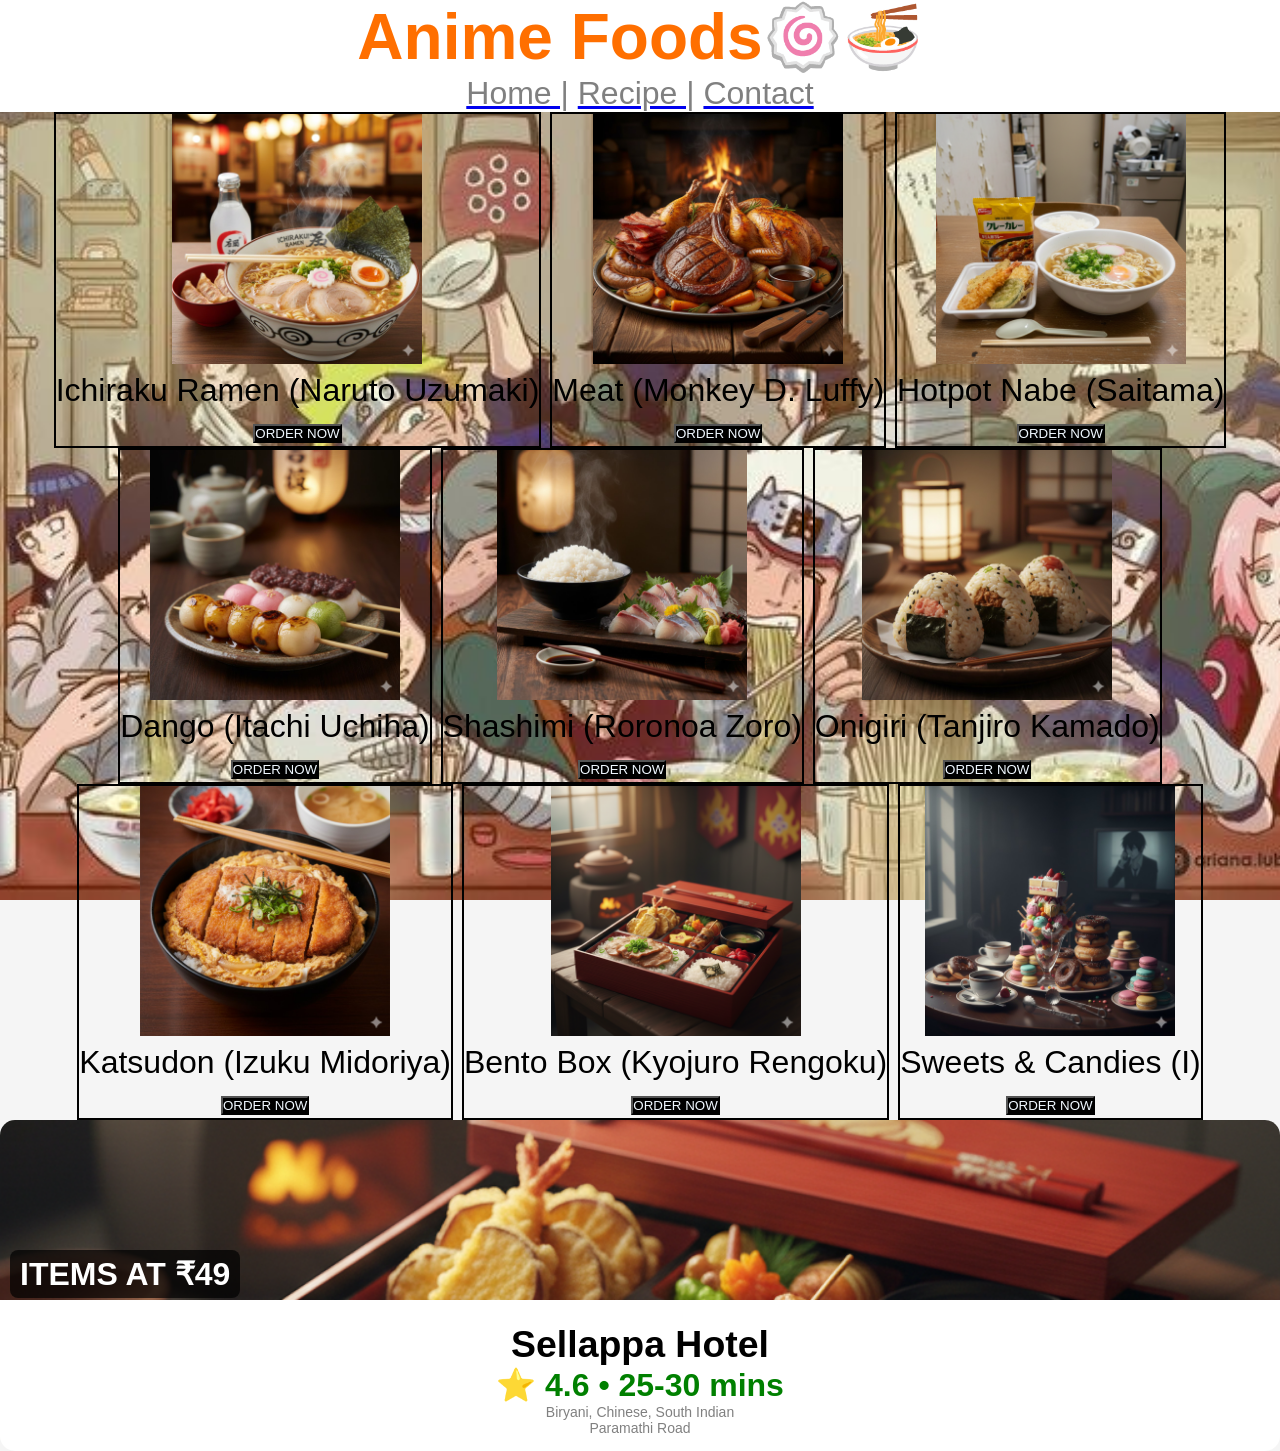
<file: projects/Restaurant/recipe.html>
<!DOCTYPE html>
    <head>
        <title>Anime Foods🍥🍜</title>
        <link rel="stylesheet" href="style.css">
    </head>
    <body>
    <div class="home">
        <div class="title">
            <h1>Anime Foods🍥🍜</h1>
            <ul>
                <a href="index.html"><li>Home |</li></a>
               <a href="recipe.html"><li>Recipe |</li></a>
               <a href="cont.html"><li>Contact</li></a>
            </ul>
        </div>

        <div class="product">

            <div class="image">
                <img src="image\food\naruto-ramen.jpg"; width="250px"; height="250px";>
                <p>Ichiraku Ramen (Naruto Uzumaki)</p>
                <button> ORDER NOW </button>
            </div>
            
            <div class="image">
                <img src="image\food\luffy-meat.jpg"; width="250px"; height="250px";>
                <p>Meat (Monkey D. Luffy)</p>
                <button> ORDER NOW </button>
            </div>
            
            <div class="image">
                <img src="image\food\saitama-hotpot.png"; width="250px"; height="250px";>
                <p>Hotpot Nabe (Saitama)</p>
                <button> ORDER NOW </button>
            </div>

            <div class="image">
                <img src="image\food\itachi-dango.jpg"; width="250px"; height="250px";>
                <p>Dango (Itachi Uchiha)</p>
                <button> ORDER NOW </button>
            </div>
            
            <div class="image">
                <img src="image\food\zoro-sashimi.jpg"; width="250px"; height="250px";>
                <p>Shashimi (Roronoa Zoro)</p>
                <button> ORDER NOW </button>
            </div>
            
            <div class="image">
                <img src="image\food\tanjiro-onigiri.jpg"; width="250px"; height="250px";>
                <p>Onigiri (Tanjiro Kamado)</p>
                <button> ORDER NOW </button>
            </div>
            
            <div class="image">
                <img src="image\food\izuko-eggrice.jpg"; width="250px"; height="250px";>
                <p>Katsudon (Izuku Midoriya)</p>
                <button> ORDER NOW </button>
            </div>
            
            <div class="image">
                <img src="image\food\Rengoku-bento box.png"; width="250px"; height="250px";>
                <p>Bento Box (Kyojuro Rengoku)</p>
                <button> ORDER NOW </button>
            </div>
            
            <div class="image">
                <img src="image\food\l-sweat.jpg"; width="250px"; height="250px";>
                <p>Sweets & Candies (I)</p>
                <button> ORDER NOW </button>
            </div>
                <div class="card">

        <div class="image-box">
            <img src="image\food\Rengoku-bento box.png" alt="">
            <div class="offer">ITEMS AT ₹49</div>
        </div>

        <div class="card-content">
            <h3>Sellappa Hotel</h3>
            <p class="rating">⭐ 4.6 • 25-30 mins</p>
            <p class="desc">Biryani, Chinese, South Indian</p>
            <p class="location">Paramathi Road</p>
        </div>
    </div>
        </div>
    </body>
</html>
</file>
<file: style.css>
@import url('https://fonts.googleapis.com/css2?family=Outfit:wght@300;400;500;600;700;800&display=swap');

/* Design System & Custom Properties */
:root {
    --bg-primary: #060606;
    --bg-secondary: #0d0d0d;
    --bg-card: rgba(255, 255, 255, 0.02);
    --bg-card-hover: rgba(255, 255, 255, 0.05);
    --border-color: rgba(255, 255, 255, 0.07);
    --border-color-hover: rgba(255, 255, 255, 0.18);
    --text-primary: #ffffff;
    --text-secondary: #9f9f9f;
    --text-muted: #5f5f5f;
    --accent: #ffffff;
    --accent-red: #ff3b30;
    --font-family: 'Outfit', -apple-system, BlinkMacSystemFont, "Segoe UI", Roboto, Helvetica, Arial, sans-serif;
    --transition: all 0.3s cubic-bezier(0.25, 0.8, 0.25, 1);
    --max-width: 1200px;
}

/* Global Reset */
* {
    margin: 0;
    padding: 0;
    box-sizing: border-box;
}

html {
    scroll-behavior: smooth;
    background-color: var(--bg-primary);
    color: var(--text-primary);
    font-family: var(--font-family);
    -webkit-font-smoothing: antialiased;
}

body {
    background-color: var(--bg-primary);
    min-height: 100vh;
    line-height: 1.5;
}

/* Layout Utilities */
.container {
    width: 100%;
    max-width: var(--max-width);
    margin: 0 auto;
    padding: 0 24px;
}

.section-padding {
    padding: 100px 0;
}

/* Typography */
h1, h2, h3, h4, h5, h6 {
    font-weight: 700;
    color: var(--text-primary);
    letter-spacing: -0.02em;
}

/* Custom Scrollbar */
::-webkit-scrollbar {
    width: 8px;
}
::-webkit-scrollbar-track {
    background: var(--bg-primary);
}
::-webkit-scrollbar-thumb {
    background: #222;
    border-radius: 4px;
}
::-webkit-scrollbar-thumb:hover {
    background: #333;
}

/* Header & Navigation */
header {
    position: sticky;
    top: 0;
    z-index: 1000;
    background-color: rgba(6, 6, 6, 0.8);
    backdrop-filter: blur(12px);
    -webkit-backdrop-filter: blur(12px);
    border-bottom: 1px solid rgba(255, 255, 255, 0.03);
}

.nav-container {
    display: flex;
    justify-content: space-between;
    align-items: center;
    height: 80px;
}

.logo-circle {
    width: 42px;
    height: 42px;
    background: var(--bg-secondary);
    border: 1px solid var(--border-color);
    border-radius: 50%;
    display: flex;
    align-items: center;
    justify-content: center;
    font-weight: 700;
    font-size: 1.1rem;
    color: var(--text-primary);
    text-transform: lowercase;
    transition: var(--transition);
    cursor: pointer;
    text-decoration: none;
}

.logo-circle:hover {
    border-color: var(--text-primary);
    transform: scale(1.05);
}

.nav-capsule {
    background: rgba(255, 255, 255, 0.02);
    border: 1px solid var(--border-color);
    border-radius: 100px;
    padding: 6px 8px;
}

.nav-links {
    display: flex;
    list-style: none;
    align-items: center;
    gap: 4px;
}

.nav-links a {
    color: var(--text-secondary);
    text-decoration: none;
    font-size: 0.9rem;
    font-weight: 500;
    padding: 8px 18px;
    border-radius: 100px;
    transition: var(--transition);
}

.nav-links a:hover,
.nav-links a.active {
    color: var(--text-primary);
    background: rgba(255, 255, 255, 0.05);
}

.nav-links a.active {
    border: 1.5px solid var(--border-color-hover);
}

.btn-pill {
    background: transparent;
    border: 1px solid var(--border-color);
    color: var(--text-primary);
    padding: 10px 22px;
    border-radius: 100px;
    font-size: 0.9rem;
    font-weight: 500;
    cursor: pointer;
    text-decoration: none;
    transition: var(--transition);
    display: inline-flex;
    align-items: center;
    justify-content: center;
}

.btn-pill:hover {
    background: var(--text-primary);
    color: var(--bg-primary);
    border-color: var(--text-primary);
    transform: translateY(-2px);
}

.btn-pill.filled {
    background: var(--bg-card-hover);
    border-color: var(--border-color-hover);
}

.btn-pill.filled:hover {
    background: var(--text-primary);
    color: var(--bg-primary);
}

/* Hero Section */
.hero {
    display: grid;
    grid-template-columns: 1.2fr 0.8fr;
    gap: 48px;
    align-items: center;
    padding: 80px 0 120px 0;
}

.hero-content {
    display: flex;
    flex-direction: column;
    align-items: flex-start;
}

.hero-subtitle {
    font-size: 1.1rem;
    font-weight: 400;
    color: var(--text-secondary);
    margin-bottom: 16px;
    letter-spacing: 0.05em;
}

.hero-title {
    font-size: 3.8rem;
    line-height: 1.1;
    margin-bottom: 24px;
    font-weight: 700;
}

.hero-desc {
    font-size: 1.1rem;
    color: var(--text-secondary);
    line-height: 1.6;
    margin-bottom: 36px;
    max-width: 580px;
}

.hero-actions {
    display: flex;
    align-items: center;
    gap: 24px;
}

.hero-socials {
    display: flex;
    gap: 16px;
}

.social-icon {
    width: 44px;
    height: 44px;
    border-radius: 50%;
    border: 1px solid var(--border-color);
    background: var(--bg-card);
    display: flex;
    align-items: center;
    justify-content: center;
    color: var(--text-secondary);
    transition: var(--transition);
    text-decoration: none;
}

.social-icon svg {
    width: 20px;
    height: 20px;
    fill: currentColor;
}

.social-icon:hover {
    color: var(--text-primary);
    border-color: var(--border-color-hover);
    transform: translateY(-4px);
    background: var(--bg-card-hover);
}

.hero-image-wrapper {
    position: relative;
    width: 100%;
    aspect-ratio: 1;
    max-width: 400px;
    margin: 0 auto;
}

.hero-image-container {
    width: 100%;
    height: 100%;
    border-radius: 32px;
    overflow: hidden;
    border: 1px solid var(--border-color);
    background: var(--bg-secondary);
    transition: var(--transition);
}

.hero-image-container img {
    width: 100%;
    height: 100%;
    object-fit: cover;
    transition: var(--transition);
}

.hero-image-wrapper:hover .hero-image-container {
    transform: translateY(-8px) rotate(1deg);
    border-color: var(--border-color-hover);
    box-shadow: 0 20px 40px rgba(0, 0, 0, 0.4);
}

.hero-image-wrapper:hover .hero-image-container img {
    filter: grayscale(0%);
    scale: 1.03;
}

/* Section Header Styling */
.section-header {
    text-align: center;
    margin-bottom: 60px;
}

.section-title {
    font-size: 2.5rem;
    margin-bottom: 12px;
}

.section-subtitle {
    font-size: 0.95rem;
    color: var(--text-secondary);
    text-transform: uppercase;
    letter-spacing: 0.1em;
    font-weight: 500;
}

/* Grid Layout for Cards */
.grid-4col {
    display: grid;
    grid-template-columns: repeat(4, 1fr);
    gap: 24px;
}

.grid-3col {
    display: grid;
    grid-template-columns: repeat(3, 1fr);
    gap: 24px;
}

.grid-2col {
    display: grid;
    grid-template-columns: repeat(2, 1fr);
    gap: 24px;
}

/* Card Styling */
.card {
    background: var(--bg-card);
    border: 1px solid var(--border-color);
    border-radius: 20px;
    padding: 32px 24px;
    display: flex;
    flex-direction: column;
    justify-content: space-between;
    transition: var(--transition);
    height: 100%;
}

.card:hover {
    background: var(--bg-card-hover);
    border-color: var(--border-color-hover);
    transform: translateY(-6px);
}

.card-top {
    margin-bottom: 24px;
}

.card-title {
    font-size: 1.3rem;
    font-weight: 600;
    margin-bottom: 12px;
    line-height: 1.3;
}

.card-desc {
    font-size: 0.95rem;
    color: var(--text-secondary);
    line-height: 1.5;
}

.card-tags {
    display: flex;
    flex-wrap: wrap;
    gap: 8px;
    margin-top: 20px;
}

.tag {
    font-size: 0.8rem;
    background: rgba(255, 255, 255, 0.03);
    border: 1px solid var(--border-color);
    color: var(--text-secondary);
    padding: 6px 12px;
    border-radius: 100px;
    font-weight: 500;
    transition: var(--transition);
}

.card:hover .tag {
    border-color: rgba(255, 255, 255, 0.15);
    color: var(--text-primary);
}

/* About Me Section specific styles */
.about-text {
    font-size: 1.25rem;
    color: var(--text-secondary);
    line-height: 1.7;
    text-align: center;
    max-width: 900px;
    margin: 0 auto 60px auto;
}

.approach-title {
    font-size: 1.1rem;
    font-weight: 600;
    text-align: center;
    text-transform: uppercase;
    letter-spacing: 0.1em;
    color: var(--text-secondary);
    margin-bottom: 24px;
}

.approach-card {
    background: var(--bg-card);
    border: 1px solid var(--border-color);
    border-radius: 16px;
    padding: 20px 24px;
    display: flex;
    align-items: center;
    gap: 16px;
    transition: var(--transition);
}

.approach-card:hover {
    border-color: var(--border-color-hover);
    background: var(--bg-card-hover);
}

.approach-num {
    width: 36px;
    height: 36px;
    border-radius: 8px;
    background: rgba(255, 255, 255, 0.05);
    border: 1px solid var(--border-color);
    display: flex;
    align-items: center;
    justify-content: center;
    font-weight: 700;
    font-size: 0.9rem;
    color: var(--text-primary);
}

.approach-text {
    font-size: 1rem;
    font-weight: 500;
    color: var(--text-primary);
}

/* Stats Row */
.stats-row {
    margin-top: 60px;
    border-top: 1px solid var(--border-color);
    padding-top: 48px;
    display: flex;
    justify-content: space-around;
    text-align: center;
}

.stat-item {
    display: flex;
    flex-direction: column;
    gap: 8px;
}

.stat-num {
    font-size: 3rem;
    font-weight: 700;
    line-height: 1;
    color: var(--text-primary);
}

.stat-label {
    font-size: 0.9rem;
    color: var(--text-secondary);
    text-transform: uppercase;
    letter-spacing: 0.05em;
}

/* Skills Section specific styles */
.skill-group-title {
    font-size: 1.15rem;
    font-weight: 600;
    color: var(--text-primary);
    margin-bottom: 20px;
    padding-bottom: 10px;
    border-bottom: 1px solid var(--border-color);
}

.skills-wrapper {
    display: flex;
    flex-wrap: wrap;
    gap: 8px;
}

.skill-pill {
    font-size: 0.85rem;
    background: rgba(255, 255, 255, 0.02);
    border: 1px solid var(--border-color);
    color: var(--text-secondary);
    padding: 8px 16px;
    border-radius: 100px;
    transition: var(--transition);
    cursor: default;
}

.skill-pill:hover {
    border-color: var(--border-color-hover);
    color: var(--text-primary);
    background: rgba(255, 255, 255, 0.05);
    transform: translateY(-2px);
}

/* Achievements section */
.achievement-card {
    background: var(--bg-card);
    border: 1px solid var(--border-color);
    border-radius: 20px;
    padding: 30px;
    display: flex;
    gap: 24px;
    align-items: center;
    transition: var(--transition);
}

.achievement-card:hover {
    background: var(--bg-card-hover);
    border-color: var(--border-color-hover);
    transform: translateY(-4px);
}

.achievement-icon-wrapper {
    width: 60px;
    height: 60px;
    background: rgba(255, 255, 255, 0.03);
    border: 1px solid var(--border-color);
    border-radius: 16px;
    display: flex;
    align-items: center;
    justify-content: center;
    color: var(--text-primary);
}

.achievement-icon-wrapper svg {
    width: 28px;
    height: 28px;
}

.achievement-details h3 {
    font-size: 1.2rem;
    margin-bottom: 6px;
}

.achievement-details p {
    font-size: 0.95rem;
    color: var(--text-secondary);
}

/* Portfolio Filters and Gallery */
.filter-tabs {
    display: flex;
    justify-content: center;
    gap: 12px;
    margin-bottom: 40px;
}

.filter-btn {
    background: transparent;
    border: 1px solid var(--border-color);
    color: var(--text-secondary);
    padding: 8px 20px;
    border-radius: 100px;
    font-size: 0.9rem;
    font-weight: 500;
    cursor: pointer;
    transition: var(--transition);
}

.filter-btn:hover {
    color: var(--text-primary);
    border-color: var(--border-color-hover);
}

.filter-btn.active {
    background: var(--text-primary);
    color: var(--bg-primary);
    border-color: var(--text-primary);
}

.gallery-grid {
    display: grid;
    grid-template-columns: repeat(3, 1fr);
    gap: 24px;
}

.gallery-item {
    background: var(--bg-card);
    border: 1px solid var(--border-color);
    border-radius: 20px;
    overflow: hidden;
    transition: var(--transition);
    opacity: 1;
    transform: scale(1);
}

.gallery-item.hidden {
    display: none;
    opacity: 0;
    transform: scale(0.9);
}

.gallery-img-wrapper {
    width: 100%;
    aspect-ratio: 1.4;
    overflow: hidden;
    background: var(--bg-secondary);
    border-bottom: 1px solid var(--border-color);
}

.gallery-img-wrapper img {
    width: 100%;
    height: 100%;
    object-fit: cover;
    transition: var(--transition);
}

.gallery-item:hover .gallery-img-wrapper img {
    transform: scale(1.05);
}

.gallery-info {
    padding: 20px;
}

.gallery-title {
    font-size: 1.1rem;
    font-weight: 600;
    margin-bottom: 4px;
}

.gallery-tag {
    font-size: 0.8rem;
    color: var(--text-secondary);
    text-transform: uppercase;
    letter-spacing: 0.05em;
}

/* Hobbies & Personal Interests Styles */
.hobby-item {
    background: var(--bg-card);
    border: 1px solid var(--border-color);
    border-radius: 24px;
    overflow: hidden;
    transition: var(--transition);
}

.hobby-item:hover {
    background: var(--bg-card-hover);
    border-color: var(--border-color-hover);
    transform: translateY(-6px);
}

.hobby-info {
    padding: 24px;
}

.hobby-title {
    font-size: 1.4rem;
    margin-bottom: 8px;
}

.hobby-desc {
    font-size: 0.95rem;
    color: var(--text-secondary);
}

.hobby-gallery-2col {
    display: grid;
    grid-template-columns: repeat(2, 1fr);
    gap: 16px;
    padding: 0 24px 24px 24px;
}

.hobby-gallery-3col {
    display: grid;
    grid-template-columns: repeat(3, 1fr);
    gap: 16px;
    padding: 0 24px 24px 24px;
}

.hobby-img-wrapper {
    border-radius: 12px;
    overflow: hidden;
    aspect-ratio: 1;
    border: 1px solid var(--border-color);
}

.hobby-img-wrapper img {
    width: 100%;
    height: 100%;
    object-fit: cover;
    transition: var(--transition);
}

.hobby-item:hover .hobby-img-wrapper img {
    transform: scale(1.06);
}

/* Languages Section & Interactive Grid */
.languages-grid {
    display: grid;
    grid-template-columns: repeat(2, 1fr);
    gap: 24px;
}

.language-card {
    background: var(--bg-card);
    border: 1px solid var(--border-color);
    border-radius: 20px;
    padding: 24px;
    display: flex;
    justify-content: space-between;
    align-items: center;
    transition: var(--transition);
}

.language-card:hover {
    border-color: var(--border-color-hover);
    background: var(--bg-card-hover);
}

.language-details h3 {
    font-size: 1.25rem;
    margin-bottom: 8px;
}

.language-badges {
    display: flex;
    gap: 8px;
}

.badge {
    font-size: 0.8rem;
    background: rgba(255, 255, 255, 0.05);
    border: 1px solid var(--border-color);
    color: var(--text-primary);
    padding: 4px 10px;
    border-radius: 6px;
}

/* Contact Footer Section */
.contact-section {
    background: var(--bg-secondary);
    border-top: 1px solid var(--border-color);
    padding: 100px 0 60px 0;
    text-align: center;
}

.contact-content {
    max-width: 600px;
    margin: 0 auto;
    display: flex;
    flex-direction: column;
    align-items: center;
    gap: 32px;
}

.contact-heading {
    font-size: 2.8rem;
    font-weight: 700;
}

.contact-desc {
    font-size: 1.1rem;
    color: var(--text-secondary);
    line-height: 1.6;
}

.contact-channels {
    display: flex;
    flex-wrap: wrap;
    justify-content: center;
    gap: 16px;
    margin-top: 12px;
}

.contact-link-pill {
    background: var(--bg-card);
    border: 1px solid var(--border-color);
    padding: 12px 24px;
    border-radius: 100px;
    color: var(--text-primary);
    font-weight: 500;
    font-size: 0.95rem;
    text-decoration: none;
    display: flex;
    align-items: center;
    gap: 10px;
    transition: var(--transition);
}

.contact-link-pill svg {
    width: 18px;
    height: 18px;
}

.contact-link-pill:hover {
    background: var(--text-primary);
    color: var(--bg-primary);
    border-color: var(--text-primary);
    transform: translateY(-3px);
}

.footer-bottom {
    margin-top: 80px;
    padding-top: 32px;
    border-top: 1px solid rgba(255, 255, 255, 0.03);
    color: var(--text-muted);
    font-size: 0.85rem;
    display: flex;
    justify-content: space-between;
    align-items: center;
}

.footer-bottom-links {
    display: flex;
    gap: 24px;
}

.footer-bottom-links a {
    color: var(--text-muted);
    text-decoration: none;
    transition: var(--transition);
}

.footer-bottom-links a:hover {
    color: var(--text-secondary);
}

/* Projects Section Styling */
.project-card {
    background: var(--bg-card);
    border: 1px solid var(--border-color);
    border-radius: 24px;
    padding: 32px;
    display: flex;
    flex-direction: column;
    gap: 28px;
    transition: var(--transition);
}

.project-card:hover {
    background: var(--bg-card-hover);
    border-color: var(--border-color-hover);
    transform: translateY(-6px);
}

.project-card-header {
    display: flex;
    justify-content: space-between;
    align-items: flex-start;
}

.project-card-meta {
    max-width: 80%;
}

.project-title {
    font-size: 1.4rem;
    font-weight: 600;
    margin-bottom: 8px;
    line-height: 1.3;
    color: var(--text-primary);
}

.project-desc {
    font-size: 0.95rem;
    color: var(--text-secondary);
    line-height: 1.5;
}

.project-link-btn {
    width: 48px;
    height: 48px;
    border-radius: 12px;
    background: rgba(255, 255, 255, 0.05);
    border: 1px solid var(--border-color);
    display: flex;
    align-items: center;
    justify-content: center;
    color: var(--text-primary);
    transition: var(--transition);
    text-decoration: none;
}

.project-link-btn svg {
    width: 20px;
    height: 20px;
    transition: var(--transition);
}

.project-link-btn:hover {
    background: var(--text-primary);
    color: var(--bg-primary);
    border-color: var(--text-primary);
}

.project-link-btn.blue {
    background: #2563eb;
    border-color: #2563eb;
    color: white;
}

.project-link-btn.blue:hover {
    background: #1d4ed8;
    border-color: #1d4ed8;
}

.project-link-btn:hover svg {
    transform: translate(2px, -2px);
}

.project-img-wrapper {
    width: 100%;
    aspect-ratio: 1.6;
    border-radius: 16px;
    overflow: hidden;
    background: #0b0b0d;
    border: 1px solid rgba(255, 255, 255, 0.03);
    display: flex;
    align-items: center;
    justify-content: center;
    padding: 24px;
}

.project-img-wrapper img {
    max-width: 90%;
    max-height: 90%;
    object-fit: contain;
    transition: var(--transition);
}

.project-card:hover .project-img-wrapper img {
    transform: scale(1.05) translateY(-4px);
}

/* Responsive Breakpoints */
@media (max-width: 1024px) {
    .grid-4col {
        grid-template-columns: repeat(2, 1fr);
    }
    .gallery-grid {
        grid-template-columns: repeat(2, 1fr);
    }
}

@media (max-width: 900px) {
    .hero {
        grid-template-columns: 1fr;
        text-align: center;
        gap: 40px;
        padding-top: 40px;
    }
    
    .hero-content {
        align-items: center;
    }
    
    .hero-title {
        font-size: 3rem;
    }
    
    .hero-desc {
        margin-left: auto;
        margin-right: auto;
    }
    
    .grid-3col {
        grid-template-columns: 1fr;
    }
    
    .stats-row {
        flex-direction: column;
        gap: 32px;
    }
}

@media (max-width: 600px) {
    .project-card {
        padding: 24px;
        gap: 20px;
    }
    
    .project-title {
        font-size: 1.25rem;
    }
    
    .project-img-wrapper {
        aspect-ratio: 1.3;
        padding: 16px;
    }

    .nav-container {
        height: 70px;
    }
    
    .nav-links a {
        padding: 6px 12px;
        font-size: 0.8rem;
    }
    
    .hero-title {
        font-size: 2.2rem;
    }
    
    .hero-actions {
        flex-direction: column;
        gap: 16px;
        width: 100%;
    }
    
    .hero-actions .btn-pill {
        width: 100%;
    }
    
    .grid-4col {
        grid-template-columns: 1fr;
    }
    
    .gallery-grid {
        grid-template-columns: 1fr;
    }
    
    .hobby-gallery-2col,
    .hobby-gallery-3col {
        grid-template-columns: 1fr;
    }
    
    .languages-grid {
        grid-template-columns: 1fr;
    }
    
    .achievement-card {
        flex-direction: column;
        text-align: center;
        padding: 24px;
    }
    
    .contact-heading {
        font-size: 2rem;
    }
    
    .contact-channels {
        flex-direction: column;
        width: 100%;
        padding: 0 20px;
    }
    
    .contact-link-pill {
        width: 100%;
        justify-content: center;
    }
    
    .footer-bottom {
        flex-direction: column;
        gap: 16px;
        text-align: center;
    }
}

/* Page Loader Styling */
body.loading {
    overflow: hidden;
}

.loader-wrapper {
    position: fixed;
    top: 0;
    left: 0;
    width: 100vw;
    height: 100vh;
    background-color: var(--bg-primary);
    display: flex;
    justify-content: center;
    align-items: center;
    z-index: 9999;
    opacity: 1;
    visibility: visible;
    transition: opacity 0.6s cubic-bezier(0.85, 0, 0.15, 1), 
                visibility 0.6s cubic-bezier(0.85, 0, 0.15, 1),
                transform 0.8s cubic-bezier(0.85, 0, 0.15, 1);
}

.loader-wrapper.loaded {
    opacity: 0;
    visibility: hidden;
    transform: translateY(-100%);
}

.loader-content {
    display: flex;
    flex-direction: column;
    align-items: center;
    gap: 24px;
}

.loader-logo {
    width: 70px;
    height: 70px;
    background: var(--bg-secondary);
    border: 1.5px solid var(--border-color);
    border-radius: 50%;
    display: flex;
    align-items: center;
    justify-content: center;
    font-weight: 800;
    font-size: 2rem;
    color: var(--text-primary);
    text-transform: lowercase;
    box-shadow: 0 0 30px rgba(255, 255, 255, 0.05);
    animation: loader-pulse 2s infinite ease-in-out;
}

.loader-bar {
    width: 150px;
    height: 3px;
    background: rgba(255, 255, 255, 0.05);
    border-radius: 100px;
    overflow: hidden;
    position: relative;
}

.loader-progress {
    width: 0%;
    height: 100%;
    background: var(--text-primary);
    border-radius: 100px;
    transition: width 0.4s ease-out;
}

@keyframes loader-pulse {
    0%, 100% {
        transform: scale(1);
        border-color: var(--border-color);
        box-shadow: 0 0 30px rgba(255, 255, 255, 0.05);
    }
    50% {
        transform: scale(1.08);
        border-color: var(--text-primary);
        box-shadow: 0 0 40px rgba(255, 255, 255, 0.15);
    }
}

/* Scroll Reveal Animations */
.reveal {
    opacity: 0;
    transform: translateY(35px);
    transition: opacity 0.8s cubic-bezier(0.25, 1, 0.5, 1), 
                transform 0.8s cubic-bezier(0.25, 1, 0.5, 1);
    will-change: opacity, transform;
}

.reveal.active {
    opacity: 1;
    transform: translateY(0);
}

/* Staggered Delay Classes */
.delay-100 {
    transition-delay: 100ms;
}

.delay-200 {
    transition-delay: 200ms;
}

.delay-300 {
    transition-delay: 300ms;
}

.delay-400 {
    transition-delay: 400ms;
}

.delay-500 {
    transition-delay: 500ms;
}
</file>
<file: projects/Restaurant/style.css>
*{
    padding: 0%;
    margin: 0%;
}

.home{
    height: 100vh;
    background-image: url("image/home-bg.jpg");
    background-size: cover;
    background-position: center;
    background-repeat: no-repeat;
    text-align: center;
    font-size: 2em;
    }

.title{
    background-color: rgb(255, 255, 255);
    color:rgb(255, 111, 0);
    margin-top: 0%;
}

.other{
    color:rgb(0, 255, 4);
    margin-top: 5%;
    
}

.hmbtn{
    height:auto;
    width: 10%;
}

li,ul{
    display:inline;
    color:grey;
}

li:hover{
    color:white;
    cursor: pointer;
}


.image{
    display:inline-block;
    border-color:black;
    border-width: 2px;
    border-style: solid;
    width: auto;
    height:auto;
    text-align: center;
}


button{
    color: aliceblue;
    background-color: black;
}

.contact_us{
    margin-top: 20px;
}

.my-btn {
  background-color: white;
  color: black;
  padding: 10px 20px;
  cursor: pointer;

}

.my-btn:hover {
  background-color: black;
  color: white;border-color: white;
  border-width: 2px;
  border-style: solid;
}

body {
    font-family: Arial, sans-serif;
    background-color: #f5f5f5;
    margin: 0;
}

.container {
    display: grid;
    grid-template-columns: repeat(auto-fit, minmax(250px, 1fr));
    gap: 25px;
}

.card {
    background: white;
    border-radius: 15px;
    overflow: hidden;
    transition: 0.3s;
    cursor: pointer;
}

.card:hover {
    transform: scale(1.03);
}

.image-box {
    position: relative;
}

.image-box img {
    width: 100%;
    height: 180px;
    object-fit: cover;
}

.offer {
    position: absolute;
    bottom: 10px;
    left: 10px;
    background: rgba(0,0,0,0.7);
    color: white;
    padding: 5px 10px;
    border-radius: 8px;
    font-weight: bold;
}

.card-content {
    padding: 15px;
}

.card-content h3 {
    margin: 0;
}

.rating {
    color: green;
    font-weight: bold;
}

.desc, .location {
    color: gray;
    font-size: 14px;
}
</file>
